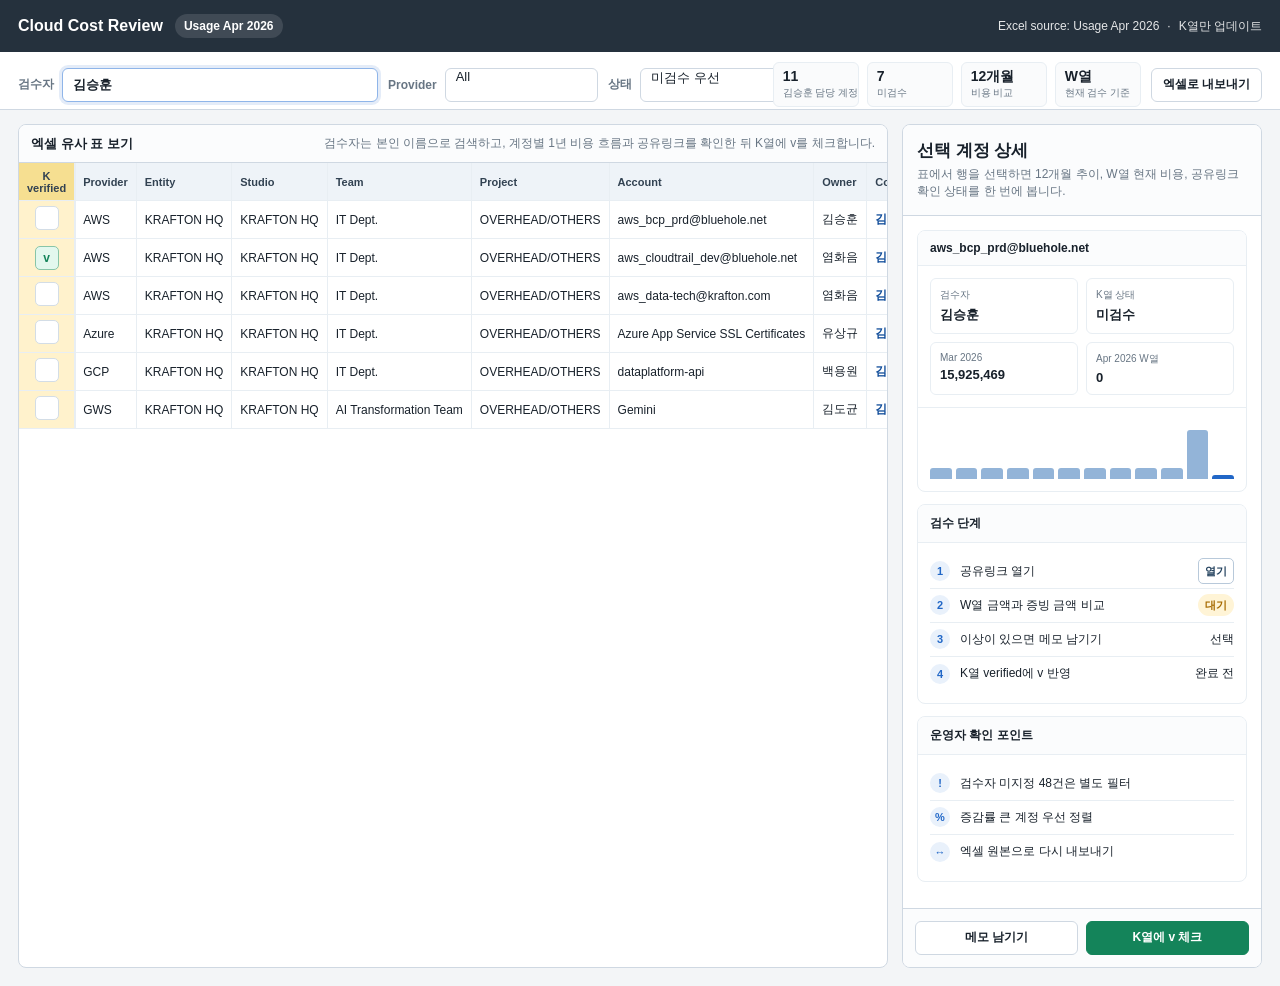
<file: .superpowers/brainstorm/86509-1778222574/content/cost-review-excel-like-v2.html>
<!DOCTYPE html>
<html lang="ko">
<head>
  <meta charset="UTF-8">
  <meta name="viewport" content="width=device-width, initial-scale=1.0">
  <title>Cloud Cost Review - Excel-like Mockup</title>
  <style>
    :root {
      --bg: #f3f5f7;
      --panel: #ffffff;
      --ink: #18212b;
      --muted: #687684;
      --line: #cfd8e2;
      --line-soft: #e8eef3;
      --header: #25313d;
      --gold: #fff2cc;
      --blue: #2167c7;
      --green: #14845a;
      --red: #be3b32;
      --amber: #a66a00;
    }

    * {
      box-sizing: border-box;
    }

    body {
      margin: 0;
      background: var(--bg);
      color: var(--ink);
      font-family: -apple-system, BlinkMacSystemFont, "Segoe UI", "Apple SD Gothic Neo", "Malgun Gothic", sans-serif;
      letter-spacing: 0;
    }

    .app {
      min-height: 100vh;
      display: grid;
      grid-template-rows: 52px 58px 1fr;
    }

    .topbar {
      display: flex;
      align-items: center;
      justify-content: space-between;
      gap: 16px;
      padding: 0 18px;
      background: var(--header);
      color: #fff;
    }

    .brand {
      display: flex;
      align-items: center;
      gap: 12px;
      min-width: 0;
    }

    .brand strong {
      font-size: 16px;
      white-space: nowrap;
    }

    .month-chip {
      padding: 5px 9px;
      border-radius: 999px;
      background: rgba(255,255,255,.12);
      font-size: 12px;
      font-weight: 700;
      white-space: nowrap;
    }

    .top-actions {
      display: flex;
      align-items: center;
      gap: 8px;
      color: rgba(255,255,255,.88);
      font-size: 12px;
      white-space: nowrap;
    }

    .toolbar {
      display: grid;
      grid-template-columns: minmax(260px, 360px) minmax(160px, 210px) minmax(160px, 210px) 1fr auto;
      gap: 10px;
      align-items: center;
      padding: 10px 18px;
      border-bottom: 1px solid var(--line);
      background: var(--panel);
    }

    .field {
      display: grid;
      grid-template-columns: auto 1fr;
      gap: 8px;
      align-items: center;
      min-width: 0;
    }

    .field label {
      color: var(--muted);
      font-size: 12px;
      font-weight: 800;
      white-space: nowrap;
    }

    .input,
    .select {
      min-width: 0;
      height: 34px;
      border: 1px solid var(--line);
      border-radius: 6px;
      background: #fff;
      padding: 0 10px;
      color: var(--ink);
      font-size: 13px;
    }

    .input.search {
      border-color: #8fb5e9;
      box-shadow: 0 0 0 3px rgba(33,103,199,.12);
      font-weight: 700;
    }

    .kpis {
      display: flex;
      justify-content: flex-end;
      gap: 8px;
      min-width: 0;
    }

    .kpi {
      min-width: 86px;
      padding: 6px 9px;
      border: 1px solid var(--line-soft);
      border-radius: 6px;
      background: #fafbfc;
    }

    .kpi b {
      display: block;
      color: var(--ink);
      font-size: 14px;
      line-height: 1.1;
    }

    .kpi span {
      display: block;
      margin-top: 2px;
      color: var(--muted);
      font-size: 10px;
      white-space: nowrap;
    }

    .button {
      height: 34px;
      border: 1px solid var(--line);
      border-radius: 6px;
      background: #fff;
      padding: 0 11px;
      color: var(--ink);
      font-weight: 800;
      font-size: 12px;
      white-space: nowrap;
    }

    .main {
      display: grid;
      grid-template-columns: 1fr 360px;
      min-height: 0;
      padding: 14px 18px 18px;
      gap: 14px;
    }

    .sheet-wrap,
    .side-panel {
      min-height: 0;
      border: 1px solid var(--line);
      border-radius: 8px;
      background: var(--panel);
      overflow: hidden;
    }

    .sheet-caption {
      display: flex;
      align-items: center;
      justify-content: space-between;
      gap: 10px;
      min-height: 38px;
      padding: 0 12px;
      border-bottom: 1px solid var(--line);
      background: #fbfcfd;
    }

    .sheet-caption strong {
      font-size: 13px;
      white-space: nowrap;
    }

    .caption-note {
      overflow: hidden;
      text-overflow: ellipsis;
      white-space: nowrap;
      color: var(--muted);
      font-size: 12px;
    }

    .sheet-scroll {
      overflow: auto;
      height: calc(100vh - 182px);
    }

    table {
      border-collapse: separate;
      border-spacing: 0;
      min-width: 1880px;
      width: 1880px;
      background: #fff;
      font-size: 12px;
    }

    th,
    td {
      height: 38px;
      border-right: 1px solid var(--line-soft);
      border-bottom: 1px solid var(--line-soft);
      padding: 0 8px;
      vertical-align: middle;
      white-space: nowrap;
    }

    th {
      position: sticky;
      top: 0;
      z-index: 2;
      background: #eef3f8;
      color: #324252;
      font-size: 11px;
      font-weight: 900;
      text-align: left;
    }

    .freeze {
      position: sticky;
      left: 0;
      z-index: 3;
      background: #fff;
      box-shadow: 1px 0 0 var(--line-soft);
    }

    th.freeze {
      z-index: 4;
      background: #e5edf5;
    }

    .col-k {
      width: 68px;
      text-align: center;
      background: var(--gold);
      font-weight: 900;
    }

    th.col-k {
      background: #f6df91;
    }

    .num {
      text-align: right;
      font-variant-numeric: tabular-nums;
    }

    .account {
      max-width: 244px;
      overflow: hidden;
      text-overflow: ellipsis;
    }

    .reviewer {
      color: #0f4c9a;
      font-weight: 800;
    }

    .v-check {
      display: inline-grid;
      place-items: center;
      width: 24px;
      height: 24px;
      border: 1px solid #88c5a8;
      border-radius: 5px;
      background: #e3f8ee;
      color: var(--green);
      font-weight: 900;
    }

    .empty-check {
      display: inline-grid;
      place-items: center;
      width: 24px;
      height: 24px;
      border: 1px solid #d3dde6;
      border-radius: 5px;
      background: #fff;
      color: #b7c1cb;
    }

    .current {
      background: #f7fbff;
      color: #0b4f9d;
      font-weight: 900;
    }

    .diff-up {
      color: var(--green);
      font-weight: 900;
    }

    .diff-down {
      color: var(--red);
      font-weight: 900;
    }

    .evidence-btn {
      height: 26px;
      border: 1px solid #b8c9da;
      border-radius: 5px;
      background: #fff;
      color: #25435f;
      font-size: 11px;
      font-weight: 800;
    }

    .verify-btn {
      height: 26px;
      border: 0;
      border-radius: 5px;
      background: var(--green);
      color: #fff;
      padding: 0 8px;
      font-size: 11px;
      font-weight: 900;
    }

    .flag {
      display: inline-flex;
      align-items: center;
      height: 22px;
      padding: 0 7px;
      border-radius: 999px;
      background: #fff4d6;
      color: var(--amber);
      font-weight: 900;
      font-size: 11px;
    }

    .side-panel {
      display: grid;
      grid-template-rows: auto 1fr auto;
    }

    .side-head {
      padding: 14px;
      border-bottom: 1px solid var(--line);
      background: #fbfcfd;
    }

    .side-head h2 {
      margin: 0 0 4px;
      font-size: 17px;
      letter-spacing: 0;
    }

    .side-head p {
      margin: 0;
      color: var(--muted);
      font-size: 12px;
      line-height: 1.45;
    }

    .side-body {
      overflow: auto;
      padding: 14px;
    }

    .card {
      border: 1px solid var(--line-soft);
      border-radius: 8px;
      margin-bottom: 12px;
      overflow: hidden;
      background: #fff;
    }

    .card-title {
      padding: 10px 12px;
      border-bottom: 1px solid var(--line-soft);
      background: #fbfcfd;
      font-size: 12px;
      font-weight: 900;
    }

    .metric-grid {
      display: grid;
      grid-template-columns: 1fr 1fr;
      gap: 8px;
      padding: 12px;
    }

    .metric {
      padding: 9px;
      border: 1px solid var(--line-soft);
      border-radius: 6px;
    }

    .metric span {
      display: block;
      color: var(--muted);
      font-size: 10px;
      margin-bottom: 4px;
    }

    .metric b {
      display: block;
      color: var(--ink);
      font-size: 13px;
      font-variant-numeric: tabular-nums;
    }

    .spark {
      display: grid;
      grid-template-columns: repeat(12, 1fr);
      gap: 4px;
      align-items: end;
      height: 84px;
      padding: 12px;
      border-top: 1px solid var(--line-soft);
    }

    .bar {
      border-radius: 3px 3px 0 0;
      background: #93b4d8;
      min-height: 4px;
    }

    .bar.now {
      background: var(--blue);
    }

    .steps {
      padding: 12px;
    }

    .step {
      display: grid;
      grid-template-columns: 22px 1fr auto;
      align-items: center;
      gap: 8px;
      min-height: 34px;
      border-bottom: 1px solid var(--line-soft);
      font-size: 12px;
    }

    .step:last-child {
      border-bottom: 0;
    }

    .dot {
      display: grid;
      place-items: center;
      width: 20px;
      height: 20px;
      border-radius: 999px;
      background: #e9f1fb;
      color: var(--blue);
      font-size: 11px;
      font-weight: 900;
    }

    .side-actions {
      display: grid;
      grid-template-columns: 1fr 1fr;
      gap: 8px;
      padding: 12px;
      border-top: 1px solid var(--line);
      background: #fbfcfd;
    }

    .primary {
      border-color: var(--green);
      background: var(--green);
      color: #fff;
    }

    @media (max-width: 1080px) {
      .toolbar {
        grid-template-columns: 1fr 1fr;
      }

      .kpis {
        grid-column: 1 / -1;
        justify-content: flex-start;
      }

      .main {
        grid-template-columns: 1fr;
      }

      .sheet-scroll {
        height: 520px;
      }
    }
  </style>
</head>
<body>
  <main class="app">
    <header class="topbar">
      <div class="brand">
        <strong>Cloud Cost Review</strong>
        <span class="month-chip">Usage Apr 2026</span>
      </div>
      <div class="top-actions">
        <span>Excel source: Usage Apr 2026</span>
        <span>·</span>
        <span>K열만 업데이트</span>
      </div>
    </header>

    <section class="toolbar">
      <div class="field">
        <label>검수자</label>
        <input class="input search" value="김승훈" aria-label="검수자 이름 검색">
      </div>
      <div class="field">
        <label>Provider</label>
        <div class="select">All</div>
      </div>
      <div class="field">
        <label>상태</label>
        <div class="select">미검수 우선</div>
      </div>
      <div class="kpis">
        <div class="kpi"><b>11</b><span>김승훈 담당 계정</span></div>
        <div class="kpi"><b>7</b><span>미검수</span></div>
        <div class="kpi"><b>12개월</b><span>비용 비교</span></div>
        <div class="kpi"><b>W열</b><span>현재 검수 기준</span></div>
      </div>
      <button class="button">엑셀로 내보내기</button>
    </section>

    <section class="main">
      <div class="sheet-wrap">
        <div class="sheet-caption">
          <strong>엑셀 유사 표 보기</strong>
          <span class="caption-note">검수자는 본인 이름으로 검색하고, 계정별 1년 비용 흐름과 공유링크를 확인한 뒤 K열에 v를 체크합니다.</span>
        </div>
        <div class="sheet-scroll">
          <table>
            <thead>
              <tr>
                <th class="freeze col-k">K<br>verified</th>
                <th>Provider</th>
                <th>Entity</th>
                <th>Studio</th>
                <th>Team</th>
                <th>Project</th>
                <th>Account</th>
                <th>Owner</th>
                <th>Cost Reviewer</th>
                <th class="num">May 2025</th>
                <th class="num">Jun 2025</th>
                <th class="num">Jul 2025</th>
                <th class="num">Aug 2025</th>
                <th class="num">Sep 2025</th>
                <th class="num">Oct 2025</th>
                <th class="num">Nov 2025</th>
                <th class="num">Dec 2025</th>
                <th class="num">Jan 2026</th>
                <th class="num">Feb 2026</th>
                <th class="num">Mar 2026</th>
                <th class="num current">Apr 2026<br>W열</th>
                <th class="num">Diff</th>
                <th class="num">Diff rate</th>
                <th>공유링크</th>
                <th>검수</th>
              </tr>
            </thead>
            <tbody>
              <tr>
                <td class="freeze col-k"><span class="empty-check"></span></td>
                <td>AWS</td>
                <td>KRAFTON HQ</td>
                <td>KRAFTON HQ</td>
                <td>IT Dept.</td>
                <td>OVERHEAD/OTHERS</td>
                <td class="account">aws_bcp_prd@bluehole.net</td>
                <td>김승훈</td>
                <td class="reviewer">김승훈</td>
                <td class="num">2,850,000</td>
                <td class="num">2,850,000</td>
                <td class="num">2,850,000</td>
                <td class="num">2,850,000</td>
                <td class="num">2,850,000</td>
                <td class="num">2,850,000</td>
                <td class="num">2,850,000</td>
                <td class="num">2,850,000</td>
                <td class="num">2,850,000</td>
                <td class="num">2,850,000</td>
                <td class="num">15,925,469</td>
                <td class="num current">0</td>
                <td class="num diff-down">-15,925,469</td>
                <td class="num diff-down">-100%</td>
                <td><button class="evidence-btn">링크 확인</button></td>
                <td><button class="verify-btn">v 체크</button></td>
              </tr>
              <tr>
                <td class="freeze col-k"><span class="v-check">v</span></td>
                <td>AWS</td>
                <td>KRAFTON HQ</td>
                <td>KRAFTON HQ</td>
                <td>IT Dept.</td>
                <td>OVERHEAD/OTHERS</td>
                <td class="account">aws_cloudtrail_dev@bluehole.net</td>
                <td>염화음</td>
                <td class="reviewer">김승훈</td>
                <td class="num">6,736</td>
                <td class="num">6,295</td>
                <td class="num">18,686</td>
                <td class="num">0</td>
                <td class="num">0</td>
                <td class="num">0</td>
                <td class="num">0</td>
                <td class="num">22,440</td>
                <td class="num">0</td>
                <td class="num">0</td>
                <td class="num">0</td>
                <td class="num current">0</td>
                <td class="num">0</td>
                <td class="num">0%</td>
                <td><button class="evidence-btn">확인 완료</button></td>
                <td><span class="flag">완료</span></td>
              </tr>
              <tr>
                <td class="freeze col-k"><span class="empty-check"></span></td>
                <td>AWS</td>
                <td>KRAFTON HQ</td>
                <td>KRAFTON HQ</td>
                <td>IT Dept.</td>
                <td>OVERHEAD/OTHERS</td>
                <td class="account">aws_data-tech@krafton.com</td>
                <td>염화음</td>
                <td class="reviewer">김승훈</td>
                <td class="num">4,143,800</td>
                <td class="num">4,058,210</td>
                <td class="num">4,221,900</td>
                <td class="num">4,318,000</td>
                <td class="num">4,114,500</td>
                <td class="num">4,202,700</td>
                <td class="num">4,188,300</td>
                <td class="num">4,301,400</td>
                <td class="num">4,412,920</td>
                <td class="num">4,520,100</td>
                <td class="num">4,690,400</td>
                <td class="num current">5,233,810</td>
                <td class="num diff-up">543,410</td>
                <td class="num diff-up">+11.6%</td>
                <td><button class="evidence-btn">링크 확인</button></td>
                <td><button class="verify-btn">v 체크</button></td>
              </tr>
              <tr>
                <td class="freeze col-k"><span class="empty-check"></span></td>
                <td>Azure</td>
                <td>KRAFTON HQ</td>
                <td>KRAFTON HQ</td>
                <td>IT Dept.</td>
                <td>OVERHEAD/OTHERS</td>
                <td class="account">Azure App Service SSL Certificates</td>
                <td>유상규</td>
                <td class="reviewer">김승훈</td>
                <td class="num">191,794</td>
                <td class="num">12,151,797</td>
                <td class="num">1,647,138</td>
                <td class="num">998,557</td>
                <td class="num">687,485</td>
                <td class="num">656,031</td>
                <td class="num">372,478</td>
                <td class="num">371,022</td>
                <td class="num">241,926</td>
                <td class="num">56,897</td>
                <td class="num">49,010</td>
                <td class="num current">53,208</td>
                <td class="num diff-up">4,198</td>
                <td class="num diff-up">+8.6%</td>
                <td><button class="evidence-btn">링크 확인</button></td>
                <td><button class="verify-btn">v 체크</button></td>
              </tr>
              <tr>
                <td class="freeze col-k"><span class="empty-check"></span></td>
                <td>GCP</td>
                <td>KRAFTON HQ</td>
                <td>KRAFTON HQ</td>
                <td>IT Dept.</td>
                <td>OVERHEAD/OTHERS</td>
                <td class="account">dataplatform-api</td>
                <td>백용원</td>
                <td class="reviewer">김승훈</td>
                <td class="num">1,840,010</td>
                <td class="num">1,803,220</td>
                <td class="num">1,790,305</td>
                <td class="num">1,921,340</td>
                <td class="num">1,870,222</td>
                <td class="num">1,760,889</td>
                <td class="num">1,742,001</td>
                <td class="num">1,704,880</td>
                <td class="num">1,650,010</td>
                <td class="num">1,612,506</td>
                <td class="num">1,582,300</td>
                <td class="num current">1,455,400</td>
                <td class="num diff-down">-126,900</td>
                <td class="num diff-down">-8.0%</td>
                <td><button class="evidence-btn">링크 확인</button></td>
                <td><button class="verify-btn">v 체크</button></td>
              </tr>
              <tr>
                <td class="freeze col-k"><span class="empty-check"></span></td>
                <td>GWS</td>
                <td>KRAFTON HQ</td>
                <td>KRAFTON HQ</td>
                <td>AI Transformation Team</td>
                <td>OVERHEAD/OTHERS</td>
                <td class="account">Gemini</td>
                <td>김도균</td>
                <td class="reviewer">김승훈</td>
                <td class="num">0</td>
                <td class="num">0</td>
                <td class="num">0</td>
                <td class="num">0</td>
                <td class="num">0</td>
                <td class="num">0</td>
                <td class="num">0</td>
                <td class="num">220,100</td>
                <td class="num">418,200</td>
                <td class="num">651,800</td>
                <td class="num">730,000</td>
                <td class="num current">818,300</td>
                <td class="num diff-up">88,300</td>
                <td class="num diff-up">+12.1%</td>
                <td><button class="evidence-btn">링크 확인</button></td>
                <td><button class="verify-btn">v 체크</button></td>
              </tr>
            </tbody>
          </table>
        </div>
      </div>

      <aside class="side-panel">
        <div class="side-head">
          <h2>선택 계정 상세</h2>
          <p>표에서 행을 선택하면 12개월 추이, W열 현재 비용, 공유링크 확인 상태를 한 번에 봅니다.</p>
        </div>
        <div class="side-body">
          <section class="card">
            <div class="card-title">aws_bcp_prd@bluehole.net</div>
            <div class="metric-grid">
              <div class="metric"><span>검수자</span><b>김승훈</b></div>
              <div class="metric"><span>K열 상태</span><b>미검수</b></div>
              <div class="metric"><span>Mar 2026</span><b>15,925,469</b></div>
              <div class="metric"><span>Apr 2026 W열</span><b>0</b></div>
            </div>
            <div class="spark">
              <div class="bar" style="height:18%"></div>
              <div class="bar" style="height:18%"></div>
              <div class="bar" style="height:18%"></div>
              <div class="bar" style="height:18%"></div>
              <div class="bar" style="height:18%"></div>
              <div class="bar" style="height:18%"></div>
              <div class="bar" style="height:18%"></div>
              <div class="bar" style="height:18%"></div>
              <div class="bar" style="height:18%"></div>
              <div class="bar" style="height:18%"></div>
              <div class="bar" style="height:82%"></div>
              <div class="bar now" style="height:4%"></div>
            </div>
          </section>

          <section class="card">
            <div class="card-title">검수 단계</div>
            <div class="steps">
              <div class="step"><span class="dot">1</span><span>공유링크 열기</span><button class="evidence-btn">열기</button></div>
              <div class="step"><span class="dot">2</span><span>W열 금액과 증빙 금액 비교</span><span class="flag">대기</span></div>
              <div class="step"><span class="dot">3</span><span>이상이 있으면 메모 남기기</span><span>선택</span></div>
              <div class="step"><span class="dot">4</span><span>K열 verified에 v 반영</span><span>완료 전</span></div>
            </div>
          </section>

          <section class="card">
            <div class="card-title">운영자 확인 포인트</div>
            <div class="steps">
              <div class="step"><span class="dot">!</span><span>검수자 미지정 48건은 별도 필터</span><span></span></div>
              <div class="step"><span class="dot">%</span><span>증감률 큰 계정 우선 정렬</span><span></span></div>
              <div class="step"><span class="dot">↔</span><span>엑셀 원본으로 다시 내보내기</span><span></span></div>
            </div>
          </section>
        </div>
        <div class="side-actions">
          <button class="button">메모 남기기</button>
          <button class="button primary">K열에 v 체크</button>
        </div>
      </aside>
    </section>
  </main>
</body>
</html>
</file>
